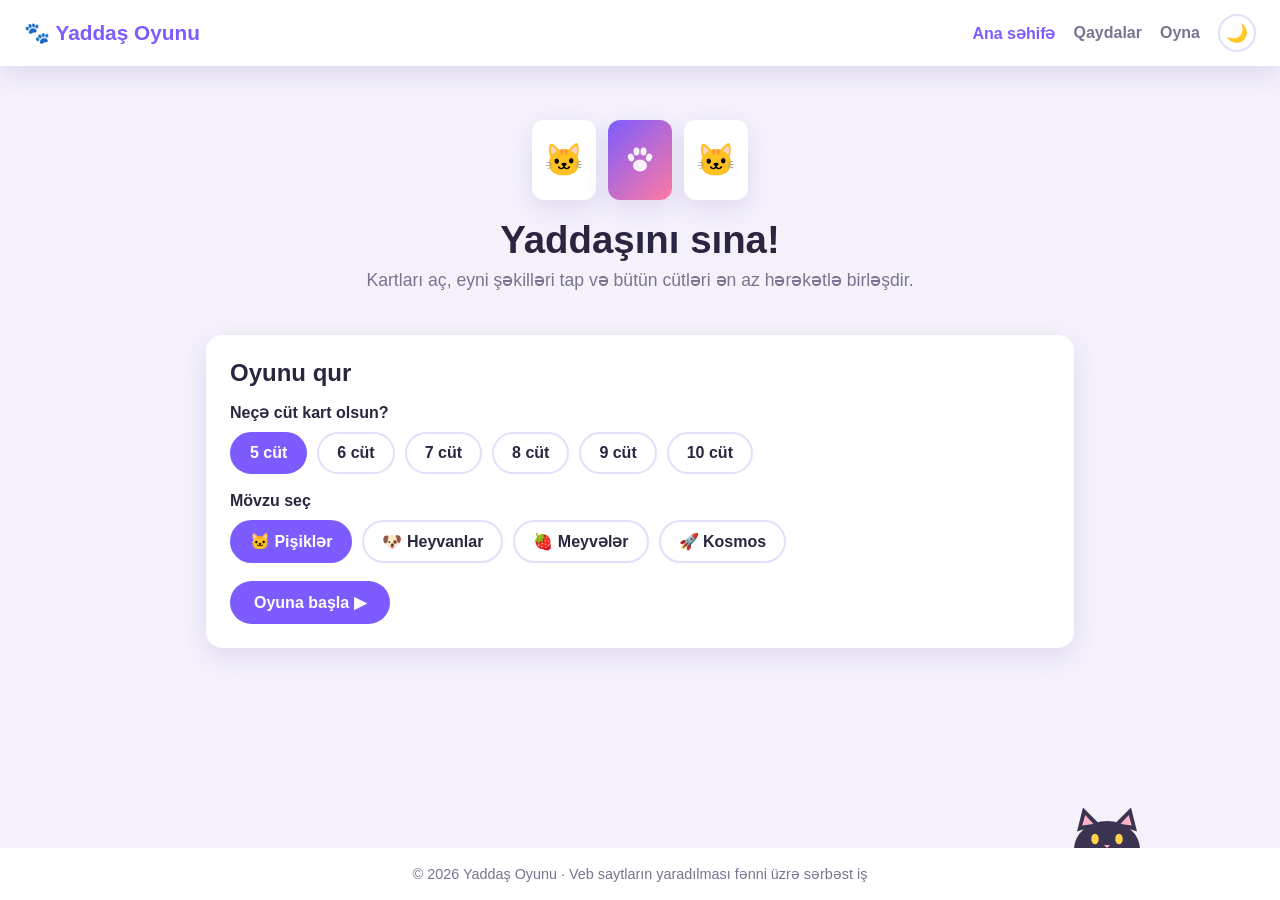
<file: index.html>
<!DOCTYPE html>
<html lang="az">
<head>
  <meta charset="UTF-8">
  <meta name="viewport" content="width=device-width, initial-scale=1.0">
  <title>Yaddaş Oyunu — Ana səhifə</title>
  <link rel="stylesheet" href="style.css">
</head>
<body>

  <!-- Saytın başlığı və menyu -->
  <header class="site-header">
    <a href="index.html" class="logo">🐾 Yaddaş Oyunu</a>
    <nav>
      <a href="index.html" class="active">Ana səhifə</a>
      <a href="qaydalar.html">Qaydalar</a>
      <a href="game.html">Oyna</a>
      <!-- Qaranlıq rejim düyməsi (qaranliq.js idarə edir) -->
      <button class="dark-btn" id="dark-toggle" title="Qaranlıq rejim">🌙</button>
    </nav>
  </header>

  <main class="container">

    <!-- Giriş bölməsi -->
    <section class="hero">
      <div class="hero-cards">
        <div class="mini-card">🐱</div>
        <div class="mini-card back"></div>
        <div class="mini-card">🐱</div>
      </div>
      <h1>Yaddaşını sına!</h1>
      <p>Kartları aç, eyni şəkilləri tap və bütün cütləri ən az hərəkətlə birləşdir.</p>
    </section>

    <!-- Oyun parametrləri: forma seçimləri game.html səhifəsinə göndərir -->
    <section class="panel">
      <h2>Oyunu qur</h2>

      <form action="game.html" method="get">

        <fieldset>
          <legend>Neçə cüt kart olsun?</legend>
          <div class="options">
            <label><input type="radio" name="pairs" value="5" checked><span>5 cüt</span></label>
            <label><input type="radio" name="pairs" value="6"><span>6 cüt</span></label>
            <label><input type="radio" name="pairs" value="7"><span>7 cüt</span></label>
            <label><input type="radio" name="pairs" value="8"><span>8 cüt</span></label>
            <label><input type="radio" name="pairs" value="9"><span>9 cüt</span></label>
            <label><input type="radio" name="pairs" value="10"><span>10 cüt</span></label>
          </div>
        </fieldset>

        <fieldset>
          <legend>Mövzu seç</legend>
          <div class="options">
            <label><input type="radio" name="theme" value="pisikler" checked><span>🐱 Pişiklər</span></label>
            <label><input type="radio" name="theme" value="heyvanlar"><span>🐶 Heyvanlar</span></label>
            <label><input type="radio" name="theme" value="meyveler"><span>🍓 Meyvələr</span></label>
            <label><input type="radio" name="theme" value="kosmos"><span>🚀 Kosmos</span></label>
          </div>
        </fieldset>

        <button type="submit" class="btn btn-primary">Oyuna başla ▶</button>
      </form>
    </section>

  </main>

  <footer class="site-footer">
    <!-- Footerin üstündən baxan pişik (SVG ilə çəkilib) -->
    <svg class="peek-cat" viewBox="0 0 120 56" aria-hidden="true">
      <polygon class="cat-body" points="20,34 28,2 50,24" />
      <polygon class="cat-body" points="70,24 92,2 100,34" />
      <polygon class="cat-ear" points="27,26 31,12 42,24" />
      <polygon class="cat-ear" points="78,24 89,12 93,26" />
      <ellipse class="cat-body" cx="60" cy="58" rx="44" ry="38" />
      <ellipse class="cat-eye" cx="44" cy="44" rx="5" ry="7" />
      <ellipse class="cat-eye" cx="76" cy="44" rx="5" ry="7" />
      <polygon class="cat-ear" points="56,52 64,52 60,56" />
    </svg>
    <p>© 2026 Yaddaş Oyunu · Veb saytların yaradılması fənni üzrə sərbəst iş</p>
  </footer>

  <script src="qaranliq.js"></script>
</body>
</html>
</file>
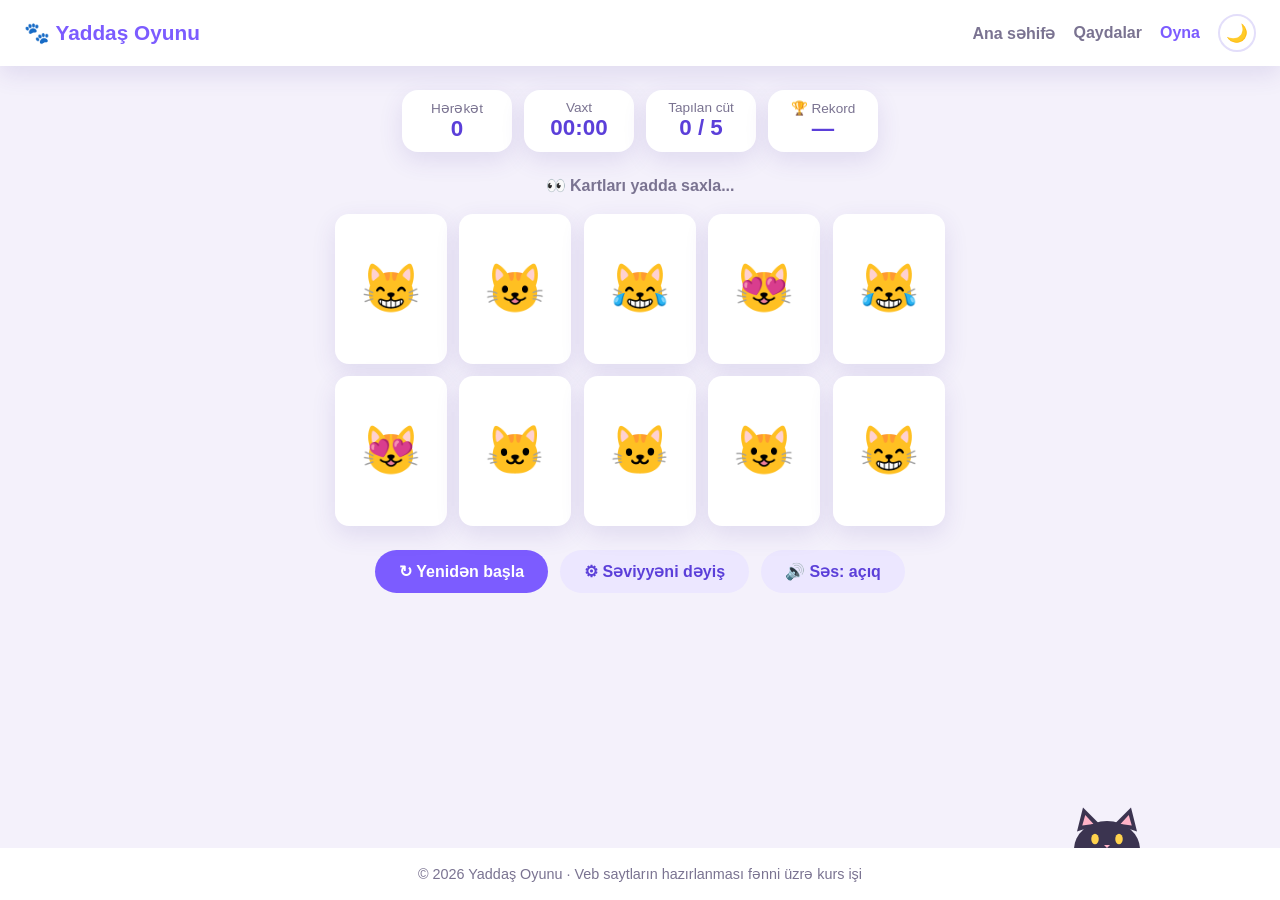
<file: game.html>
<!DOCTYPE html>
<html lang="az">
<head>
  <meta charset="UTF-8">
  <meta name="viewport" content="width=device-width, initial-scale=1.0">
  <title>Yaddaş Oyunu — Oyna</title>
  <link rel="stylesheet" href="style.css">
</head>
<body>

  <header class="site-header">
    <a href="index.html" class="logo">🐾 Yaddaş Oyunu</a>
    <nav>
      <a href="index.html">Ana səhifə</a>
      <a href="qaydalar.html">Qaydalar</a>
      <a href="game.html" class="active">Oyna</a>
      <!-- Qaranlıq rejim düyməsi (qaranliq.js idarə edir) -->
      <button class="dark-btn" id="dark-toggle" title="Qaranlıq rejim">🌙</button>
    </nav>
  </header>

  <main class="container">

    <!-- Oyun statistikası -->
    <section class="stats">
      <div class="stat"><span class="stat-label">Hərəkət</span><span class="stat-value" id="moves">0</span></div>
      <div class="stat"><span class="stat-label">Vaxt</span><span class="stat-value" id="time">00:00</span></div>
      <div class="stat"><span class="stat-label">Tapılan cüt</span><span class="stat-value" id="found">0 / 0</span></div>
      <div class="stat"><span class="stat-label">🏆 Rekord</span><span class="stat-value" id="record">—</span></div>
    </section>

    <!-- Oyunçuya qısa mesaj (məs. "Kartları yadda saxla...") -->
    <p class="message" id="message"></p>

    <!-- Kartlar bura JavaScript ilə əlavə olunur -->
    <section class="board" id="board"></section>

    <div class="actions">
      <button class="btn btn-primary" id="restart">↻ Yenidən başla</button>
      <a href="index.html" class="btn btn-secondary">⚙ Səviyyəni dəyiş</a>
      <button class="btn btn-secondary" id="sound-toggle">🔊 Səs: açıq</button>
    </div>

  </main>

  <!-- Qələbə pəncərəsi (əvvəlcə gizlidir) -->
  <div class="overlay hidden" id="win">
    <div class="modal">
      <div class="modal-emoji">😻</div>
      <h2>Təbriklər!</h2>
      <p>Bütün cütləri tapdın!</p>
      <div class="stars" id="stars"></div>
      <p class="result" id="result"></p>
      <p class="new-record hidden" id="new-record">🏆 Yeni rekord!</p>
      <div class="actions">
        <button class="btn btn-primary" id="play-again">Yenə oyna</button>
        <a href="index.html" class="btn btn-secondary">Ana səhifə</a>
      </div>
    </div>
  </div>

  <footer class="site-footer">
    <!-- Footerin üstündən baxan pişik (SVG ilə çəkilib) -->
    <svg class="peek-cat" viewBox="0 0 120 56" aria-hidden="true">
      <polygon class="cat-body" points="20,34 28,2 50,24" />
      <polygon class="cat-body" points="70,24 92,2 100,34" />
      <polygon class="cat-ear" points="27,26 31,12 42,24" />
      <polygon class="cat-ear" points="78,24 89,12 93,26" />
      <ellipse class="cat-body" cx="60" cy="58" rx="44" ry="38" />
      <ellipse class="cat-eye" cx="44" cy="44" rx="5" ry="7" />
      <ellipse class="cat-eye" cx="76" cy="44" rx="5" ry="7" />
      <polygon class="cat-ear" points="56,52 64,52 60,56" />
    </svg>
    <p>© 2026 Yaddaş Oyunu · Veb saytların hazırlanması fənni üzrə kurs işi</p>
  </footer>

  <script src="qaranliq.js"></script>
  <script src="script.js"></script>
</body>
</html>
</file>
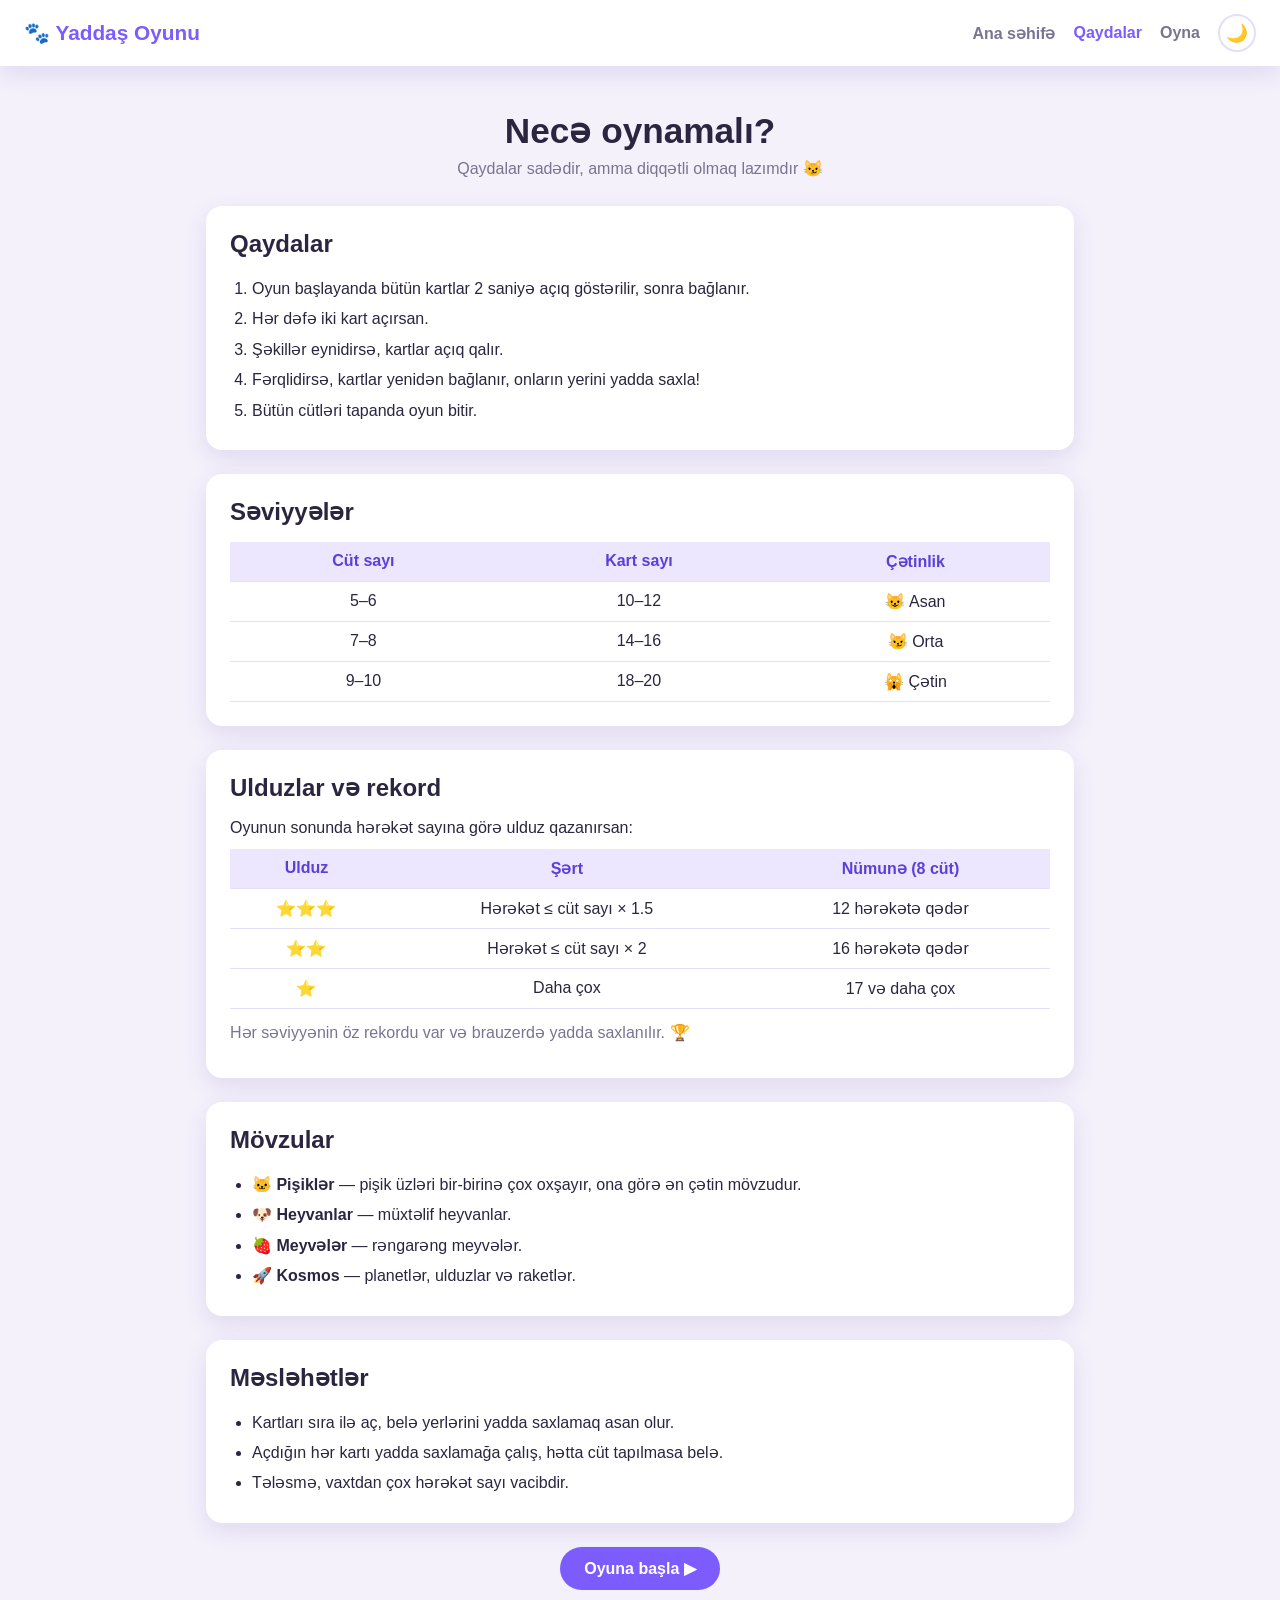
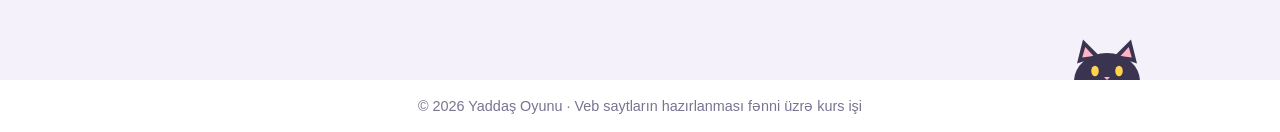
<file: qaydalar.html>
<!DOCTYPE html>
<html lang="az">
<head>
  <meta charset="UTF-8">
  <meta name="viewport" content="width=device-width, initial-scale=1.0">
  <title>Yaddaş Oyunu — Qaydalar</title>
  <link rel="stylesheet" href="style.css">
</head>
<body>

  <header class="site-header">
    <a href="index.html" class="logo">🐾 Yaddaş Oyunu</a>
    <nav>
      <a href="index.html">Ana səhifə</a>
      <a href="qaydalar.html" class="active">Qaydalar</a>
      <a href="game.html">Oyna</a>
      <!-- Qaranlıq rejim düyməsi (qaranliq.js idarə edir) -->
      <button class="dark-btn" id="dark-toggle" title="Qaranlıq rejim">🌙</button>
    </nav>
  </header>

  <main class="container">

    <section class="page-title">
      <h1>Necə oynamalı?</h1>
      <p>Qaydalar sadədir, amma diqqətli olmaq lazımdır 😼</p>
    </section>

    <!-- Qaydalar -->
    <section class="panel">
      <h2>Qaydalar</h2>
      <ol class="rules">
        <li>Oyun başlayanda bütün kartlar 2 saniyə açıq göstərilir, sonra bağlanır.</li>
        <li>Hər dəfə iki kart açırsan.</li>
        <li>Şəkillər eynidirsə, kartlar açıq qalır.</li>
        <li>Fərqlidirsə, kartlar yenidən bağlanır, onların yerini yadda saxla!</li>
        <li>Bütün cütləri tapanda oyun bitir.</li>
      </ol>
    </section>

    <!-- Səviyyələr cədvəli -->
    <section class="panel">
      <h2>Səviyyələr</h2>
      <table class="levels">
        <thead>
          <tr><th>Cüt sayı</th><th>Kart sayı</th><th>Çətinlik</th></tr>
        </thead>
        <tbody>
          <tr><td>5–6</td><td>10–12</td><td>😺 Asan</td></tr>
          <tr><td>7–8</td><td>14–16</td><td>😼 Orta</td></tr>
          <tr><td>9–10</td><td>18–20</td><td>🙀 Çətin</td></tr>
        </tbody>
      </table>
    </section>

    <!-- Ulduzlar -->
    <section class="panel">
      <h2>Ulduzlar və rekord</h2>
      <p>Oyunun sonunda hərəkət sayına görə ulduz qazanırsan:</p>
      <table class="levels">
        <thead>
          <tr><th>Ulduz</th><th>Şərt</th><th>Nümunə (8 cüt)</th></tr>
        </thead>
        <tbody>
          <tr><td>⭐⭐⭐</td><td>Hərəkət ≤ cüt sayı × 1.5</td><td>12 hərəkətə qədər</td></tr>
          <tr><td>⭐⭐</td><td>Hərəkət ≤ cüt sayı × 2</td><td>16 hərəkətə qədər</td></tr>
          <tr><td>⭐</td><td>Daha çox</td><td>17 və daha çox</td></tr>
        </tbody>
      </table>
      <p class="note">Hər səviyyənin öz rekordu var və brauzerdə yadda saxlanılır. 🏆</p>
    </section>

    <!-- Mövzular -->
    <section class="panel">
      <h2>Mövzular</h2>
      <ul class="themes-list">
        <li><strong>🐱 Pişiklər</strong> — pişik üzləri bir-birinə çox oxşayır, ona görə ən çətin mövzudur.</li>
        <li><strong>🐶 Heyvanlar</strong> — müxtəlif heyvanlar.</li>
        <li><strong>🍓 Meyvələr</strong> — rəngarəng meyvələr.</li>
        <li><strong>🚀 Kosmos</strong> — planetlər, ulduzlar və raketlər.</li>
      </ul>
    </section>

    <!-- Məsləhətlər -->
    <section class="panel">
      <h2>Məsləhətlər</h2>
      <ul class="themes-list">
        <li>Kartları sıra ilə aç, belə yerlərini yadda saxlamaq asan olur.</li>
        <li>Açdığın hər kartı yadda saxlamağa çalış, hətta cüt tapılmasa belə.</li>
        <li>Tələsmə, vaxtdan çox hərəkət sayı vacibdir.</li>
      </ul>
    </section>

    <div class="actions">
      <a href="index.html" class="btn btn-primary">Oyuna başla ▶</a>
    </div>

  </main>

  <footer class="site-footer">
    <svg class="peek-cat" viewBox="0 0 120 56" aria-hidden="true">
      <polygon class="cat-body" points="20,34 28,2 50,24" />
      <polygon class="cat-body" points="70,24 92,2 100,34" />
      <polygon class="cat-ear" points="27,26 31,12 42,24" />
      <polygon class="cat-ear" points="78,24 89,12 93,26" />
      <ellipse class="cat-body" cx="60" cy="58" rx="44" ry="38" />
      <ellipse class="cat-eye" cx="44" cy="44" rx="5" ry="7" />
      <ellipse class="cat-eye" cx="76" cy="44" rx="5" ry="7" />
      <polygon class="cat-ear" points="56,52 64,52 60,56" />
    </svg>
    <p>© 2026 Yaddaş Oyunu · Veb saytların hazırlanması fənni üzrə kurs işi</p>
  </footer>

  <script src="qaranliq.js"></script>
</body>
</html>
</file>
<file: style.css>
/* ================================
   Ümumi ayarlar və rənglər
   ================================ */
:root {
  --bg: #f4f1fb;
  --surface: #ffffff;
  --primary: #7c5cff;
  --primary-dark: #5b3fd9;
  --accent: #ff7aa2;
  --text: #2b2540;
  --muted: #7a7391;
  --success: #3ccf91;
  --radius: 16px;
  --shadow: 0 8px 24px rgba(76, 52, 160, 0.12);
  --border: #e3defa;      /* düymə və xətt rəngləri */
  --soft: #ece7ff;        /* açıq bənövşəyi fon */
  --matched-bg: #e6fbf2;  /* tapılan kartın fonu */
  --cat: #3b3450;         /* pişiyin rəngi */
}

/* ================================
   YENİ: Qaranlıq rejim
   body-yə "dark" sinfi əlavə olunanda
   eyni dəyişənlərə tünd rənglər verilir.
   Bütün sayt bu dəyişənlərdən istifadə etdiyi üçün
   başqa heç nəyi dəyişmək lazım deyil.
   ================================ */
body.dark {
  --bg: #1b1729;
  --surface: #2a2440;
  --primary: #9b82ff;
  --primary-dark: #c3b3ff;
  --text: #eeeaff;
  --muted: #a7a0c4;
  --shadow: 0 8px 24px rgba(0, 0, 0, 0.35);
  --border: #463d66;
  --soft: #3a3257;
  --matched-bg: #1f4a3a;
  --cat: #c9c0e8;
}

/* Ümumi gizlətmə sinfi */
.hidden {
  display: none !important;
}

* {
  box-sizing: border-box;
  margin: 0;
  padding: 0;
}

body {
  font-family: "Segoe UI", Tahoma, Arial, sans-serif;
  background: var(--bg);
  color: var(--text);
  min-height: 100vh;
  display: flex;
  flex-direction: column;
}

.container {
  width: 100%;
  max-width: 900px;
  margin: 0 auto;
  padding: 24px 16px 40px;
  flex: 1;
}

/* ================================
   Başlıq (header) və menyu
   ================================ */
.site-header {
  background: var(--surface);
  box-shadow: var(--shadow);
  padding: 14px 24px;
  display: flex;
  justify-content: space-between;
  align-items: center;
  flex-wrap: wrap;
  gap: 10px;
}

.logo {
  font-size: 1.3rem;
  font-weight: 700;
  color: var(--primary);
  text-decoration: none;
}

nav a {
  color: var(--muted);
  text-decoration: none;
  margin-left: 18px;
  font-weight: 600;
  transition: color 0.2s;
}

nav a:hover,
nav a.active {
  color: var(--primary);
}

nav {
  display: flex;
  align-items: center;
}

/* Qaranlıq rejim düyməsi */
.dark-btn {
  margin-left: 18px;
  width: 38px;
  height: 38px;
  border: 2px solid var(--border);
  border-radius: 50%;
  background: var(--surface);
  font-size: 1.1rem;
  cursor: pointer;
  transition: transform 0.3s;
}

.dark-btn:hover {
  transform: rotate(20deg);
}

/* ================================
   Ana səhifə: giriş bölməsi
   ================================ */
.hero {
  text-align: center;
  padding: 30px 0 20px;
}

.hero h1 {
  font-size: 2.4rem;
  margin: 18px 0 8px;
}

.hero p {
  color: var(--muted);
  font-size: 1.1rem;
}

.hero-cards {
  display: flex;
  justify-content: center;
  gap: 12px;
}

.mini-card {
  width: 64px;
  height: 80px;
  border-radius: 12px;
  background: var(--surface);
  box-shadow: var(--shadow);
  display: flex;
  align-items: center;
  justify-content: center;
  font-size: 2rem;
  animation: float 3s ease-in-out infinite;
}

.mini-card:nth-child(2) { animation-delay: 0.4s; }
.mini-card:nth-child(3) { animation-delay: 0.8s; }

.mini-card.back {
  background:
    url("img/paw.svg") center / 50% no-repeat,
    linear-gradient(135deg, var(--primary), var(--accent));
}

@keyframes float {
  0%, 100% { transform: translateY(0); }
  50%      { transform: translateY(-10px); }
}

/* ================================
   Panellər, forma və cədvəl
   ================================ */
.panel {
  background: var(--surface);
  border-radius: var(--radius);
  box-shadow: var(--shadow);
  padding: 24px;
  margin-top: 24px;
}

.panel h2 {
  margin-bottom: 16px;
}

.panel h3 {
  margin: 20px 0 10px;
}

fieldset {
  border: none;
  margin-bottom: 18px;
}

legend {
  font-weight: 600;
  margin-bottom: 10px;
}

.options {
  display: flex;
  flex-wrap: wrap;
  gap: 10px;
}

/* Radio düymələri gizlədib, onların yerinə gözəl "düymə" göstəririk */
.options input {
  display: none;
}

.options span {
  display: inline-block;
  padding: 10px 18px;
  border: 2px solid var(--border);
  border-radius: 999px;
  cursor: pointer;
  font-weight: 600;
  transition: all 0.2s;
}

.options span:hover {
  border-color: var(--primary);
}

.options input:checked + span {
  background: var(--primary);
  border-color: var(--primary);
  color: #fff;
}

.rules {
  padding-left: 22px;
  line-height: 1.9;
}

.levels {
  width: 100%;
  border-collapse: collapse;
}

.levels th,
.levels td {
  padding: 10px;
  text-align: center;
  border-bottom: 1px solid var(--border);
}

.levels th {
  background: var(--soft);
  color: var(--primary-dark);
}

/* ================================
   Düymələr
   ================================ */
.btn {
  display: inline-block;
  padding: 12px 24px;
  border: none;
  border-radius: 999px;
  font-size: 1rem;
  font-weight: 700;
  cursor: pointer;
  text-decoration: none;
  transition: transform 0.15s, background 0.2s;
}

.btn:hover {
  transform: translateY(-2px);
}

.btn-primary {
  background: var(--primary);
  color: #fff;
}

.btn-primary:hover {
  background: var(--primary-dark);
}

.btn-secondary {
  background: var(--soft);
  color: var(--primary-dark);
}

.actions {
  display: flex;
  justify-content: center;
  gap: 12px;
  flex-wrap: wrap;
  margin-top: 24px;
}

/* ================================
   Oyun səhifəsi: statistika
   ================================ */
.stats {
  display: flex;
  justify-content: center;
  gap: 12px;
  margin-bottom: 24px;
  flex-wrap: wrap;
}

.stat {
  background: var(--surface);
  box-shadow: var(--shadow);
  border-radius: var(--radius);
  padding: 10px 20px;
  text-align: center;
  min-width: 110px;
}

.stat-label {
  display: block;
  font-size: 0.85rem;
  color: var(--muted);
}

.stat-value {
  font-size: 1.4rem;
  font-weight: 700;
  color: var(--primary-dark);
}

/* Oyunçuya mesaj sətri */
.message {
  text-align: center;
  font-weight: 600;
  color: var(--muted);
  min-height: 1.5em;
  margin-bottom: 14px;
}

/* ================================
   Oyun taxtası və kartlar
   ================================ */
.board {
  display: grid;
  /* Sütun sayını JavaScript --cols dəyişəni ilə verir */
  grid-template-columns: repeat(var(--cols, 5), 1fr);
  gap: 12px;
  /* Hər kart təxminən 110px enində olsun */
  max-width: calc(var(--cols, 5) * 122px);
  margin: 0 auto;
}

.card {
  aspect-ratio: 3 / 4;
  perspective: 800px;   /* 3D effekt üçün */
  cursor: pointer;
}

.card-inner {
  position: relative;
  width: 100%;
  height: 100%;
  transition: transform 0.5s;
  transform-style: preserve-3d;
}

/* Kart açılanda 180 dərəcə fırlanır */
.card.flipped .card-inner {
  transform: rotateY(180deg);
}

.card-front,
.card-back {
  position: absolute;
  inset: 0;
  border-radius: 14px;
  display: flex;
  align-items: center;
  justify-content: center;
  backface-visibility: hidden;   /* arxa tərəf görünməsin */
  box-shadow: var(--shadow);
}

/* Kartın arxası (bağlı vəziyyət) */
.card-back {
  /* Pəncə şəkli + rəng keçidi */
  background:
    url("img/paw.svg") center / 45% no-repeat,
    linear-gradient(135deg, var(--primary), var(--accent));
}

.card:hover .card-back {
  filter: brightness(1.1);
}

/* Kartın üzü (şəkil olan tərəf) */
.card-front {
  background: var(--surface);
  transform: rotateY(180deg);
  font-size: clamp(1.8rem, 6vw, 3rem);
}

/* Cüt tapılanda */
.card.matched .card-front {
  background: var(--matched-bg);
  outline: 3px solid var(--success);
  animation: pop 0.4s;
}

.card.matched {
  cursor: default;
}

@keyframes pop {
  50% { transform: rotateY(180deg) scale(1.1); }
}

/* Səhv cüt olanda kart titrəyir */
.card.wrong .card-inner {
  animation: shake 0.4s;
}

@keyframes shake {
  0%, 100% { transform: rotateY(180deg) translateX(0); }
  25%      { transform: rotateY(180deg) translateX(-6px); }
  75%      { transform: rotateY(180deg) translateX(6px); }
}

/* ================================
   Qələbə pəncərəsi
   ================================ */
.overlay {
  position: fixed;
  inset: 0;
  background: rgba(43, 37, 64, 0.55);
  display: flex;
  align-items: center;
  justify-content: center;
  padding: 16px;
}

.overlay.hidden {
  display: none;
}

.modal {
  background: var(--surface);
  border-radius: var(--radius);
  padding: 32px;
  text-align: center;
  max-width: 400px;
  width: 100%;
  animation: pop-in 0.4s;
}

.modal-emoji {
  font-size: 3.5rem;
}

.modal h2 {
  margin: 10px 0 6px;
}

/* YENİ: Ulduzlar */
.stars {
  font-size: 2.2rem;
  margin-top: 12px;
  letter-spacing: 6px;
}

.star-empty {
  opacity: 0.2;
  filter: grayscale(1);   /* qazanılmayan ulduz boz görünür */
}

/* YENİ: Rekord yazısı */
.new-record {
  margin-top: 8px;
  font-weight: 700;
  color: #e0a100;
  animation: pop-in 0.5s;
}

.result {
  margin-top: 10px;
  font-weight: 700;
  color: var(--primary-dark);
}

@keyframes pop-in {
  from { transform: scale(0.7); opacity: 0; }
  to   { transform: scale(1);   opacity: 1; }
}

/* ================================
   Alt hissə (footer)
   ================================ */
.site-footer {
  position: relative;
  text-align: center;
  padding: 18px;
  margin-top: 50px;
  background: var(--surface);
  color: var(--muted);
  font-size: 0.9rem;
}

/* Footerin üstündən baxan pişik */
.peek-cat {
  position: absolute;
  right: 10%;
  bottom: 100%;       /* footerin düz üstündə dayanır */
  width: 90px;
}

.cat-body { fill: var(--cat); }
.cat-ear  { fill: #ffb3c7; }
.cat-eye  {
  fill: #ffd34d;
  transform-box: fill-box;
  transform-origin: center;
  animation: blink 4s infinite;
}

/* Pişik hərdən göz qırpır */
@keyframes blink {
  0%, 92%, 100% { transform: scaleY(1); }
  96%           { transform: scaleY(0.1); }
}

/* ================================
   Qaydalar səhifəsi
   ================================ */
.page-title {
  text-align: center;
  padding: 20px 0 4px;
}

.page-title h1 {
  font-size: 2.2rem;
  margin-bottom: 8px;
}

.page-title p {
  color: var(--muted);
}

.note {
  margin-top: 14px;
  color: var(--muted);
}

.panel > p {
  margin-bottom: 12px;
}

.themes-list {
  padding-left: 22px;
  line-height: 1.9;
}

/* ================================
   Kiçik ekranlar (telefon)
   ================================ */
@media (max-width: 600px) {
  .hero h1 {
    font-size: 1.8rem;
  }

  nav a {
    margin-left: 12px;
  }

  /* Telefonda sütun sayını --cols-mobile dəyişəni təyin edir */
  .board {
    grid-template-columns: repeat(var(--cols-mobile, 4), 1fr);
    gap: 8px;
  }
}
</file>
